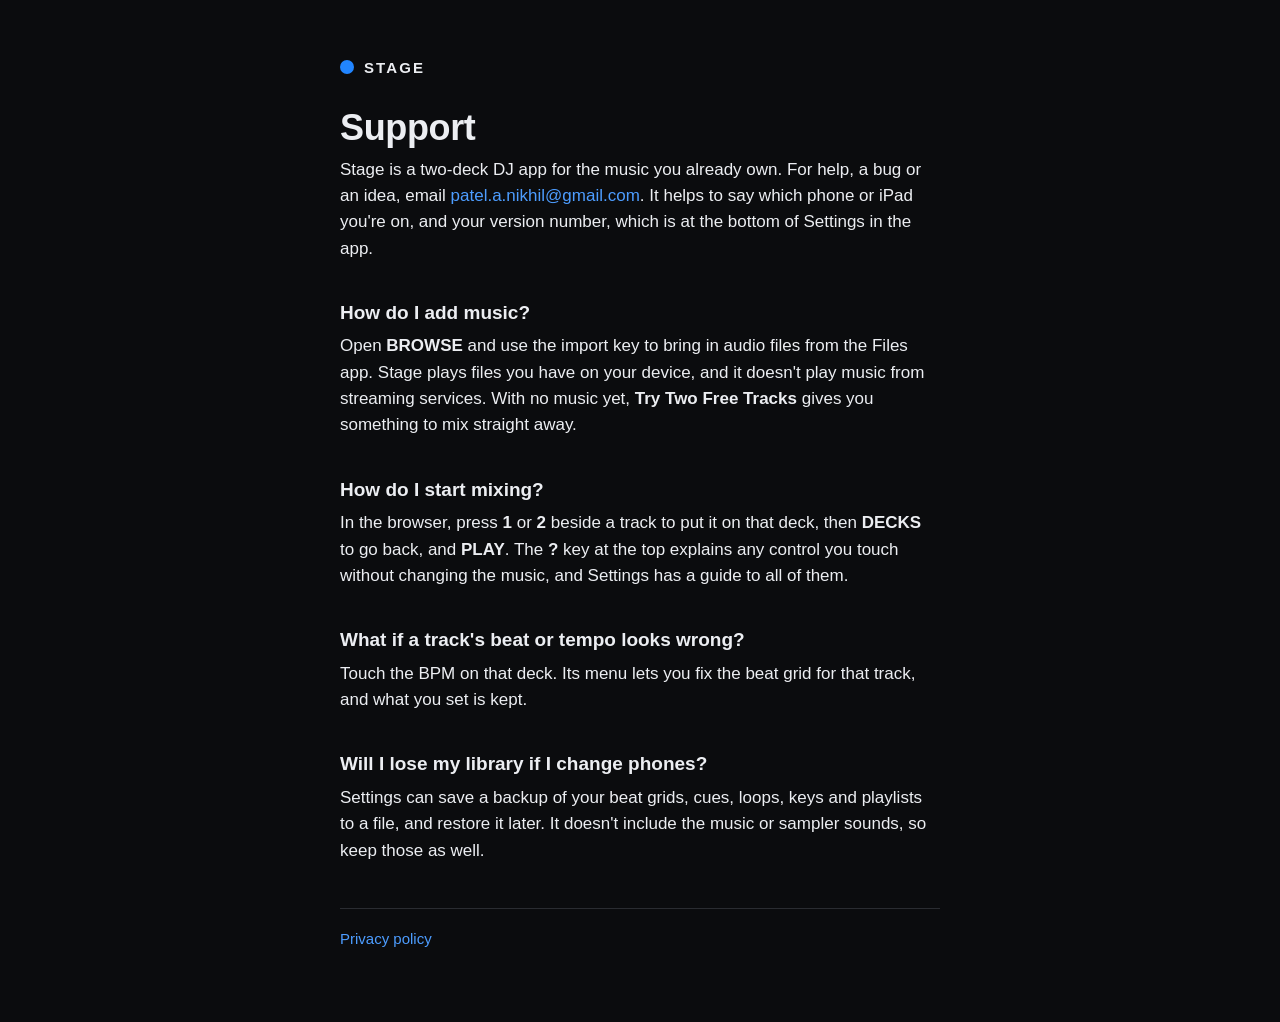
<file: index.html>
<!doctype html>
<html lang="en">
<head>
<meta charset="utf-8">
<meta name="viewport" content="width=device-width, initial-scale=1">
<title>Stage: DJ App support</title>
<meta name="description" content="Help with Stage, a two-deck DJ app for the music you already own.">
<link rel="stylesheet" href="style.css">
</head>
<body>
<main>
<div class="name"><span class="mark"></span>STAGE</div>
<h1>Support</h1>
<p>Stage is a two-deck DJ app for the music you already own. For help, a bug or an idea, email <a href="mailto:patel.a.nikhil@gmail.com?subject=Stage%20support">patel.a.nikhil@gmail.com</a>. It helps to say which phone or iPad you're on, and your version number, which is at the bottom of Settings in the app.</p>

<h2>How do I add music?</h2>
<p>Open <strong>BROWSE</strong> and use the import key to bring in audio files from the Files app. Stage plays files you have on your device, and it doesn't play music from streaming services. With no music yet, <strong>Try Two Free Tracks</strong> gives you something to mix straight away.</p>

<h2>How do I start mixing?</h2>
<p>In the browser, press <strong>1</strong> or <strong>2</strong> beside a track to put it on that deck, then <strong>DECKS</strong> to go back, and <strong>PLAY</strong>. The <strong>?</strong> key at the top explains any control you touch without changing the music, and Settings has a guide to all of them.</p>

<h2>What if a track's beat or tempo looks wrong?</h2>
<p>Touch the BPM on that deck. Its menu lets you fix the beat grid for that track, and what you set is kept.</p>

<h2>Will I lose my library if I change phones?</h2>
<p>Settings can save a backup of your beat grids, cues, loops, keys and playlists to a file, and restore it later. It doesn't include the music or sampler sounds, so keep those as well.</p>

<nav><a href="privacy.html">Privacy policy</a></nav>
</main>
</body>
</html>
</file>
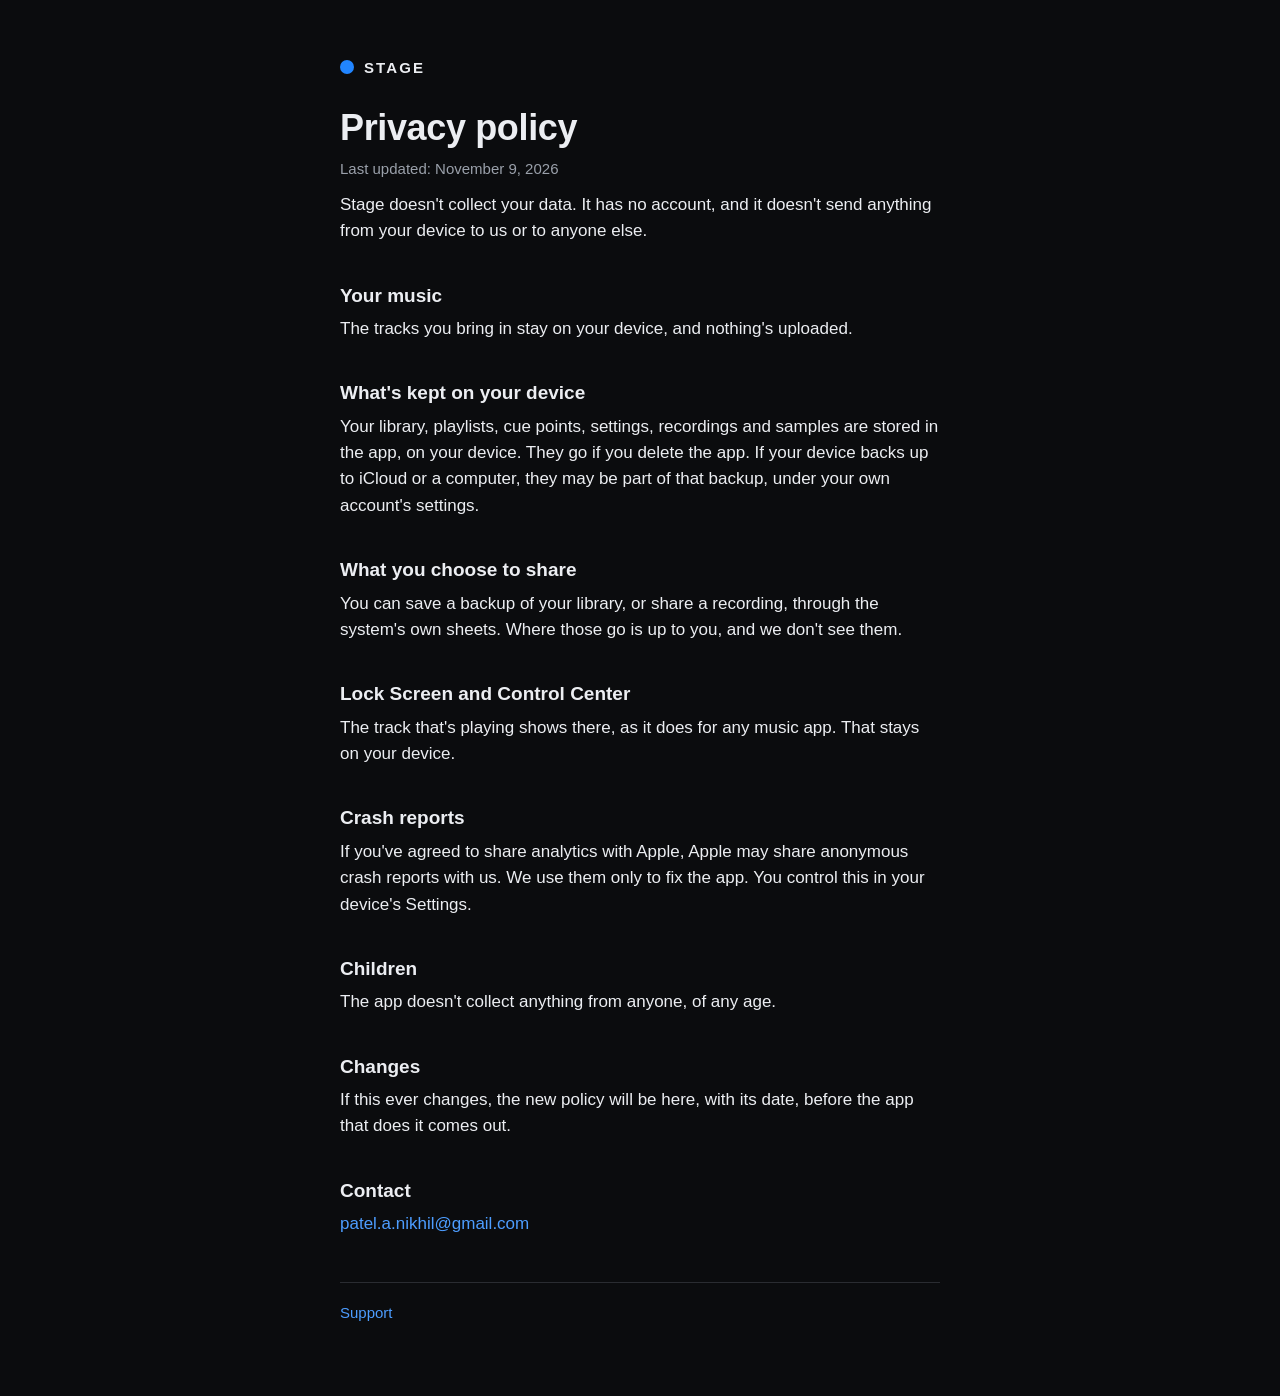
<file: privacy.html>
<!doctype html>
<html lang="en">
<head>
<meta charset="utf-8">
<meta name="viewport" content="width=device-width, initial-scale=1">
<title>Stage: DJ App privacy policy</title>
<meta name="description" content="Stage doesn't collect your data.">
<link rel="stylesheet" href="style.css">
</head>
<body>
<main>
<div class="name"><span class="mark"></span>STAGE</div>
<h1>Privacy policy</h1>
<p class="quiet">Last updated: November 9, 2026</p>
<p>Stage doesn't collect your data. It has no account, and it doesn't send anything from your device to us or to anyone else.</p>

<h2>Your music</h2>
<p>The tracks you bring in stay on your device, and nothing's uploaded.</p>

<h2>What's kept on your device</h2>
<p>Your library, playlists, cue points, settings, recordings and samples are stored in the app, on your device. They go if you delete the app. If your device backs up to iCloud or a computer, they may be part of that backup, under your own account's settings.</p>

<h2>What you choose to share</h2>
<p>You can save a backup of your library, or share a recording, through the system's own sheets. Where those go is up to you, and we don't see them.</p>

<h2>Lock Screen and Control Center</h2>
<p>The track that's playing shows there, as it does for any music app. That stays on your device.</p>

<h2>Crash reports</h2>
<p>If you've agreed to share analytics with Apple, Apple may share anonymous crash reports with us. We use them only to fix the app. You control this in your device's Settings.</p>

<h2>Children</h2>
<p>The app doesn't collect anything from anyone, of any age.</p>

<h2>Changes</h2>
<p>If this ever changes, the new policy will be here, with its date, before the app that does it comes out.</p>

<h2>Contact</h2>
<p><a href="mailto:patel.a.nikhil@gmail.com?subject=Stage%20privacy">patel.a.nikhil@gmail.com</a></p>

<nav><a href="index.html">Support</a></nav>
</main>
</body>
</html>
</file>
<file: style.css>
:root { color-scheme: dark; --ink: #eceef2; --quiet: #9aa0aa; --line: #2a2c31; --accent: #4d9dff; }
* { box-sizing: border-box; }
body { margin: 0; background: #0b0c0e; color: var(--ink); font: 17px/1.55 -apple-system, BlinkMacSystemFont, "Helvetica Neue", Arial, sans-serif; }
main { max-width: 640px; margin: 0 auto; padding: 56px 20px 72px; }
.mark { display: inline-block; width: 14px; height: 14px; border-radius: 50%; background: #2185ff; margin-right: 10px; vertical-align: -1px; }
.name { font-weight: 700; letter-spacing: 0.14em; font-size: 15px; }
h1 { font-size: 36px; line-height: 1.15; letter-spacing: -0.01em; margin: 28px 0 8px; }
h2 { font-size: 19px; margin: 36px 0 6px; }
p, li { color: var(--ink); margin: 0 0 12px; }
ul { padding-left: 20px; }
.quiet { color: var(--quiet); font-size: 15px; }
a { color: var(--accent); text-decoration: none; }
a:hover { text-decoration: underline; }
nav { display: flex; gap: 20px; margin-top: 44px; padding-top: 18px; border-top: 1px solid var(--line); font-size: 15px; }
</file>
